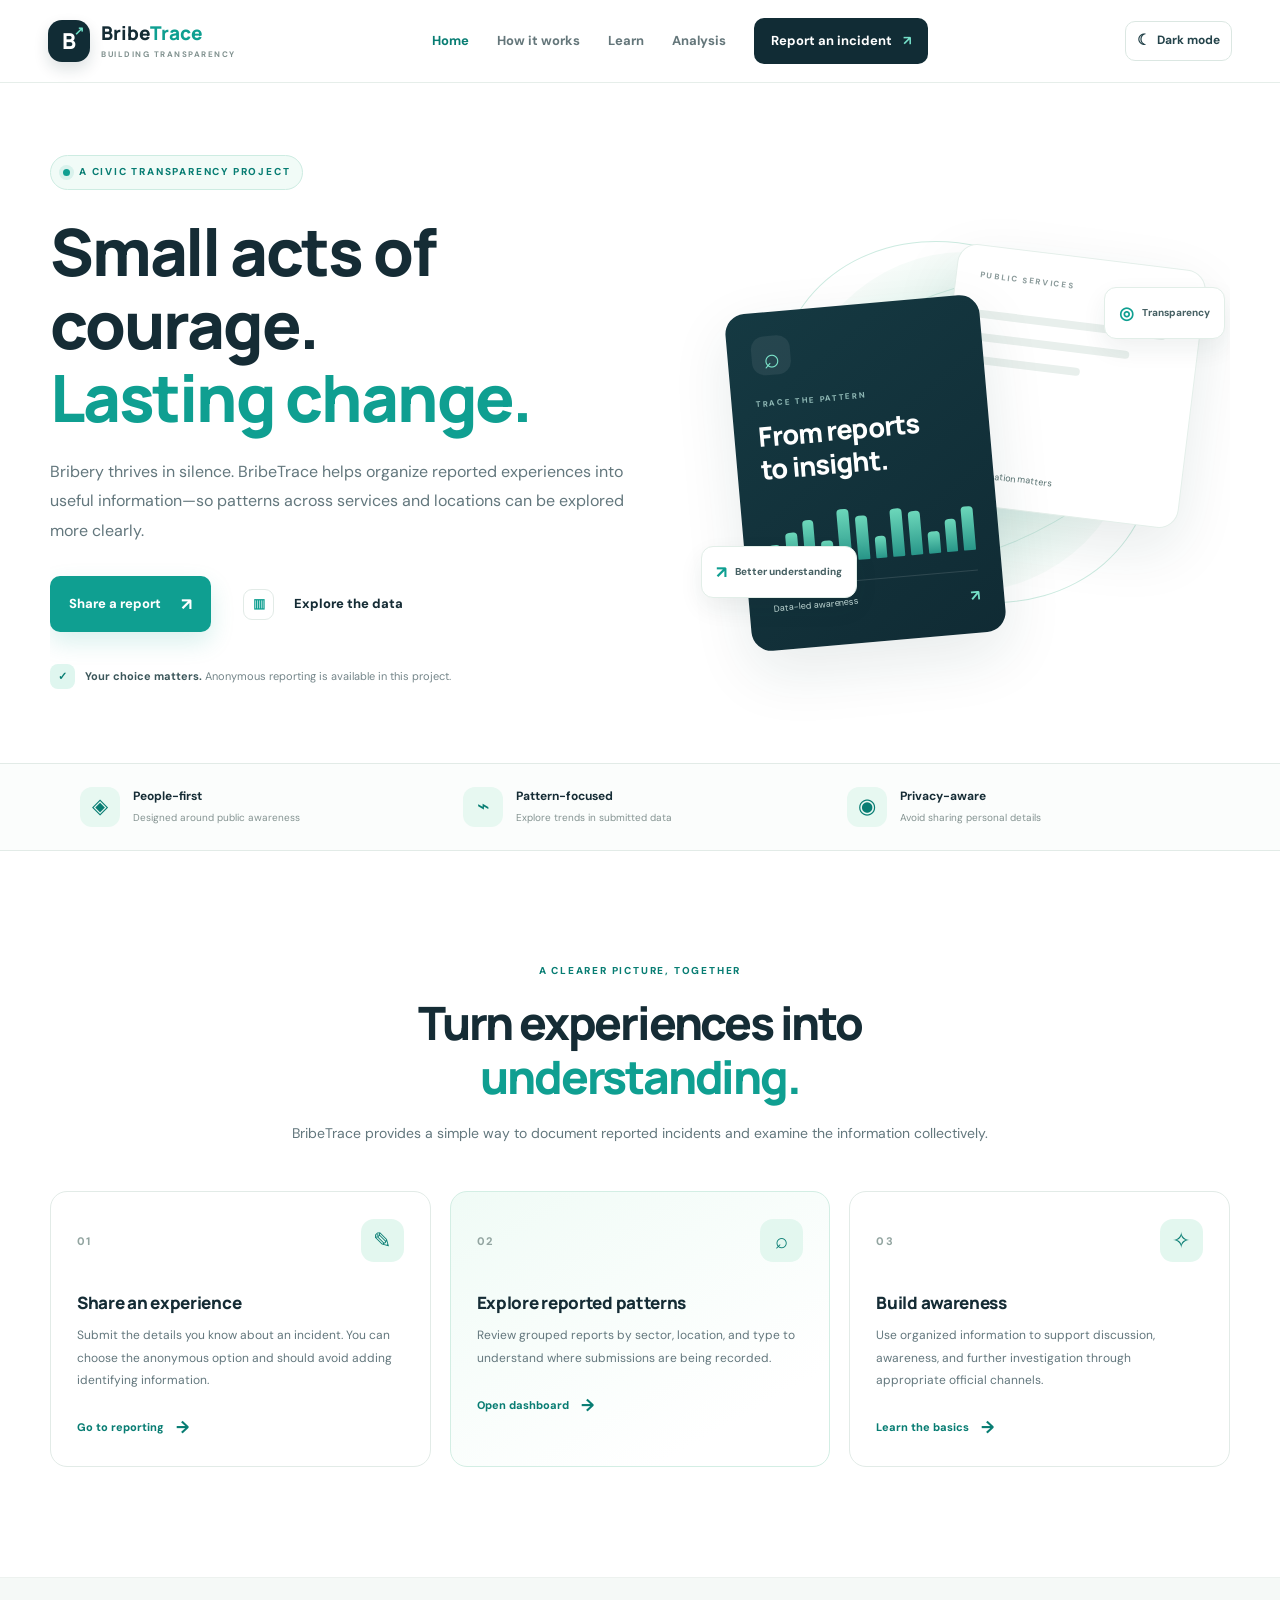
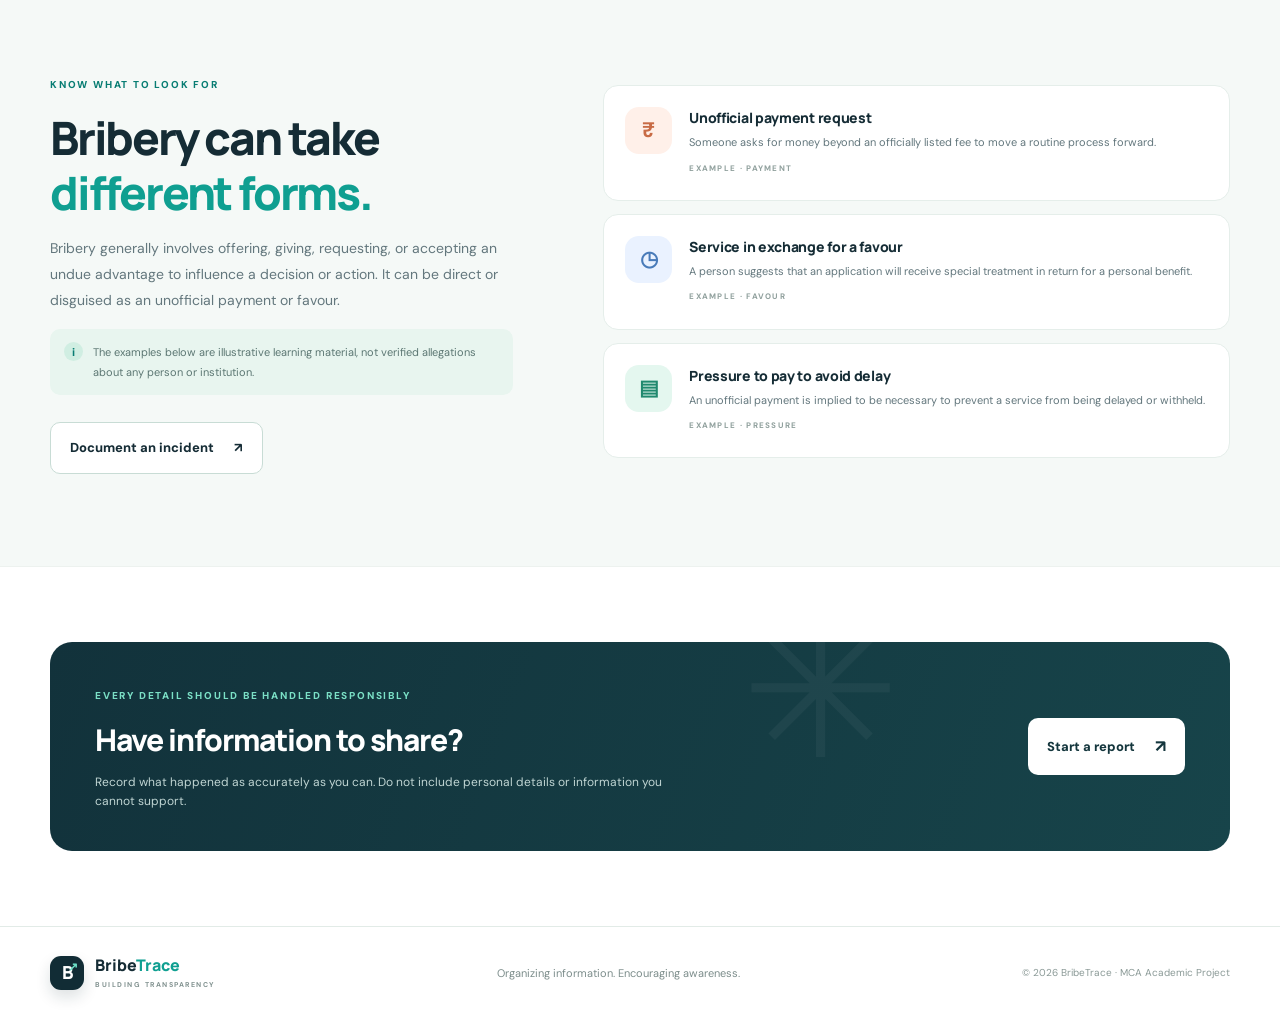
<file: src/main/resources/static/index.html>
<!DOCTYPE html>
<html lang="en">
<head>
    <meta charset="UTF-8">
    <meta name="viewport" content="width=device-width, initial-scale=1.0">
    <meta name="description" content="BribeTrace is an academic civic-transparency project for documenting reported bribery incidents and exploring patterns in submitted data.">
    <title>BribeTrace | Transparency, Made Visible</title>
    <link rel="preconnect" href="https://fonts.googleapis.com">
    <link rel="preconnect" href="https://fonts.gstatic.com" crossorigin>
    <link href="https://fonts.googleapis.com/css2?family=DM+Sans:wght@400;500;600;700&family=Manrope:wght@400;500;600;700;800&display=swap" rel="stylesheet">
    <link rel="stylesheet" href="style.css">
    <link rel="stylesheet" href="theme.css">
</head>
<body>
    <header class="site-header">
        <nav class="navbar" aria-label="Main navigation">
            <a class="brand" href="index.html" aria-label="BribeTrace home"><span class="brand-mark">B<span>↗</span></span><span>Bribe<span class="brand-accent">Trace</span><small>BUILDING TRANSPARENCY</small></span></a>
            <button class="menu-toggle" id="menuToggle" aria-label="Open navigation" aria-expanded="false">☰</button>
            <div class="nav-links" id="navLinks">
                <a class="active" href="#home">Home</a>
                <a href="#how-it-works">How it works</a>
                <a href="#learn">Learn</a>
                <a href="analysis.html">Analysis</a>
                <a class="nav-cta" href="report.html">Report an incident <span>↗</span></a>
            </div>
        </nav>
    </header>

    <main>
        <section class="hero section-wrap" id="home">
            <div class="hero-copy">
                <div class="eyebrow"><span class="eyebrow-dot"></span> A CIVIC TRANSPARENCY PROJECT</div>
                <h1>Small acts of courage.<br><span>Lasting change.</span></h1>
                <p class="hero-lead">Bribery thrives in silence. BribeTrace helps organize reported experiences into useful information—so patterns across services and locations can be explored more clearly.</p>
                <div class="hero-actions">
                    <a class="button button-primary" href="report.html">Share a report <span>↗</span></a>
                    <a class="button button-quiet" href="analysis.html"><span class="play-icon">▥</span> Explore the data</a>
                </div>
                <div class="hero-note"><span class="shield-icon">✓</span><span><strong>Your choice matters.</strong> Anonymous reporting is available in this project.</span></div>
            </div>
            <div class="hero-visual" aria-label="Illustration representing transparency and public accountability">
                <div class="visual-orbit orbit-one"></div><div class="visual-orbit orbit-two"></div>
                <div class="visual-glow"></div>
                <div class="visual-panel panel-back"><span class="panel-kicker">PUBLIC SERVICES</span><div class="mini-line long"></div><div class="mini-line"></div><div class="mini-line short"></div><div class="panel-status"><i></i> Information matters</div></div>
                <div class="visual-panel panel-front"><div class="visual-icon">⌕</div><span class="panel-kicker">TRACE THE PATTERN</span><h3>From reports<br>to insight.</h3><div class="visual-bars"><i></i><i></i><i></i><i></i><i></i><i></i><i></i><i></i><i></i><i></i><i></i><i></i></div><div class="visual-caption"><span>Data-led awareness</span><b>↗</b></div></div>
                <div class="floating-chip chip-top"><span>◎</span> Transparency</div><div class="floating-chip chip-bottom"><span>↗</span> Better understanding</div>
            </div>
        </section>

        <section class="trust-strip" aria-label="Project principles">
            <div><span class="trust-symbol">◈</span><span><strong>People-first</strong><small>Designed around public awareness</small></span></div>
            <div><span class="trust-symbol">⌁</span><span><strong>Pattern-focused</strong><small>Explore trends in submitted data</small></span></div>
            <div><span class="trust-symbol">◉</span><span><strong>Privacy-aware</strong><small>Avoid sharing personal details</small></span></div>
        </section>

        <section class="section-wrap process-section" id="how-it-works">
            <div class="section-heading"><span class="section-label">A CLEARER PICTURE, TOGETHER</span><h2>Turn experiences into <span>understanding.</span></h2><p>BribeTrace provides a simple way to document reported incidents and examine the information collectively.</p></div>
            <div class="process-grid">
                <article class="process-card"><div class="step-top"><span>01</span><span class="step-icon">✎</span></div><h3>Share an experience</h3><p>Submit the details you know about an incident. You can choose the anonymous option and should avoid adding identifying information.</p><a href="report.html" class="text-link">Go to reporting <span>→</span></a></article>
                <article class="process-card featured-card"><div class="step-top"><span>02</span><span class="step-icon">⌕</span></div><h3>Explore reported patterns</h3><p>Review grouped reports by sector, location, and type to understand where submissions are being recorded.</p><a href="analysis.html" class="text-link">Open dashboard <span>→</span></a></article>
                <article class="process-card"><div class="step-top"><span>03</span><span class="step-icon">✧</span></div><h3>Build awareness</h3><p>Use organized information to support discussion, awareness, and further investigation through appropriate official channels.</p><a href="#learn" class="text-link">Learn the basics <span>→</span></a></article>
            </div>
        </section>

        <section class="learn-section" id="learn">
            <div class="learn-layout section-wrap">
                <div class="learn-copy"><span class="section-label">KNOW WHAT TO LOOK FOR</span><h2>Bribery can take <span>different forms.</span></h2><p>Bribery generally involves offering, giving, requesting, or accepting an undue advantage to influence a decision or action. It can be direct or disguised as an unofficial payment or favour.</p><p class="learning-note"><span>i</span> The examples below are illustrative learning material, not verified allegations about any person or institution.</p><a class="button button-outline" href="report.html">Document an incident <span>↗</span></a></div>
                <div class="example-list">
                    <article class="example-card"><div class="example-icon icon-coral">₹</div><div><h3>Unofficial payment request</h3><p>Someone asks for money beyond an officially listed fee to move a routine process forward.</p><span class="example-tag">EXAMPLE · PAYMENT</span></div></article>
                    <article class="example-card"><div class="example-icon icon-blue">◷</div><div><h3>Service in exchange for a favour</h3><p>A person suggests that an application will receive special treatment in return for a personal benefit.</p><span class="example-tag">EXAMPLE · FAVOUR</span></div></article>
                    <article class="example-card"><div class="example-icon icon-green">▤</div><div><h3>Pressure to pay to avoid delay</h3><p>An unofficial payment is implied to be necessary to prevent a service from being delayed or withheld.</p><span class="example-tag">EXAMPLE · PRESSURE</span></div></article>
                </div>
            </div>
        </section>

        <section class="closing-cta section-wrap"><div class="cta-decoration">✳</div><div><span class="section-label">EVERY DETAIL SHOULD BE HANDLED RESPONSIBLY</span><h2>Have information to share?</h2><p>Record what happened as accurately as you can. Do not include personal details or information you cannot support.</p></div><a class="button button-light" href="report.html">Start a report <span>↗</span></a></section>
    </main>

    <footer class="site-footer"><a class="brand footer-brand" href="index.html"><span class="brand-mark">B<span>↗</span></span><span>Bribe<span class="brand-accent">Trace</span><small>BUILDING TRANSPARENCY</small></span></a><p>Organizing information. Encouraging awareness.</p><span class="footer-meta">© 2026 BribeTrace · MCA Academic Project</span></footer>
    <script src="theme.js"></script>
    <script>
        const menuToggle = document.getElementById('menuToggle');
        const navLinks = document.getElementById('navLinks');
        menuToggle.addEventListener('click', function () {
            const open = navLinks.classList.toggle('nav-open');
            menuToggle.setAttribute('aria-expanded', String(open));
            menuToggle.setAttribute('aria-label', open ? 'Close navigation' : 'Open navigation');
        });
        navLinks.querySelectorAll('a').forEach(function (link) {
            link.addEventListener('click', function () {
                navLinks.classList.remove('nav-open');
                menuToggle.setAttribute('aria-expanded', 'false');
            });
        });
    </script>
</body>
</html>
</file>
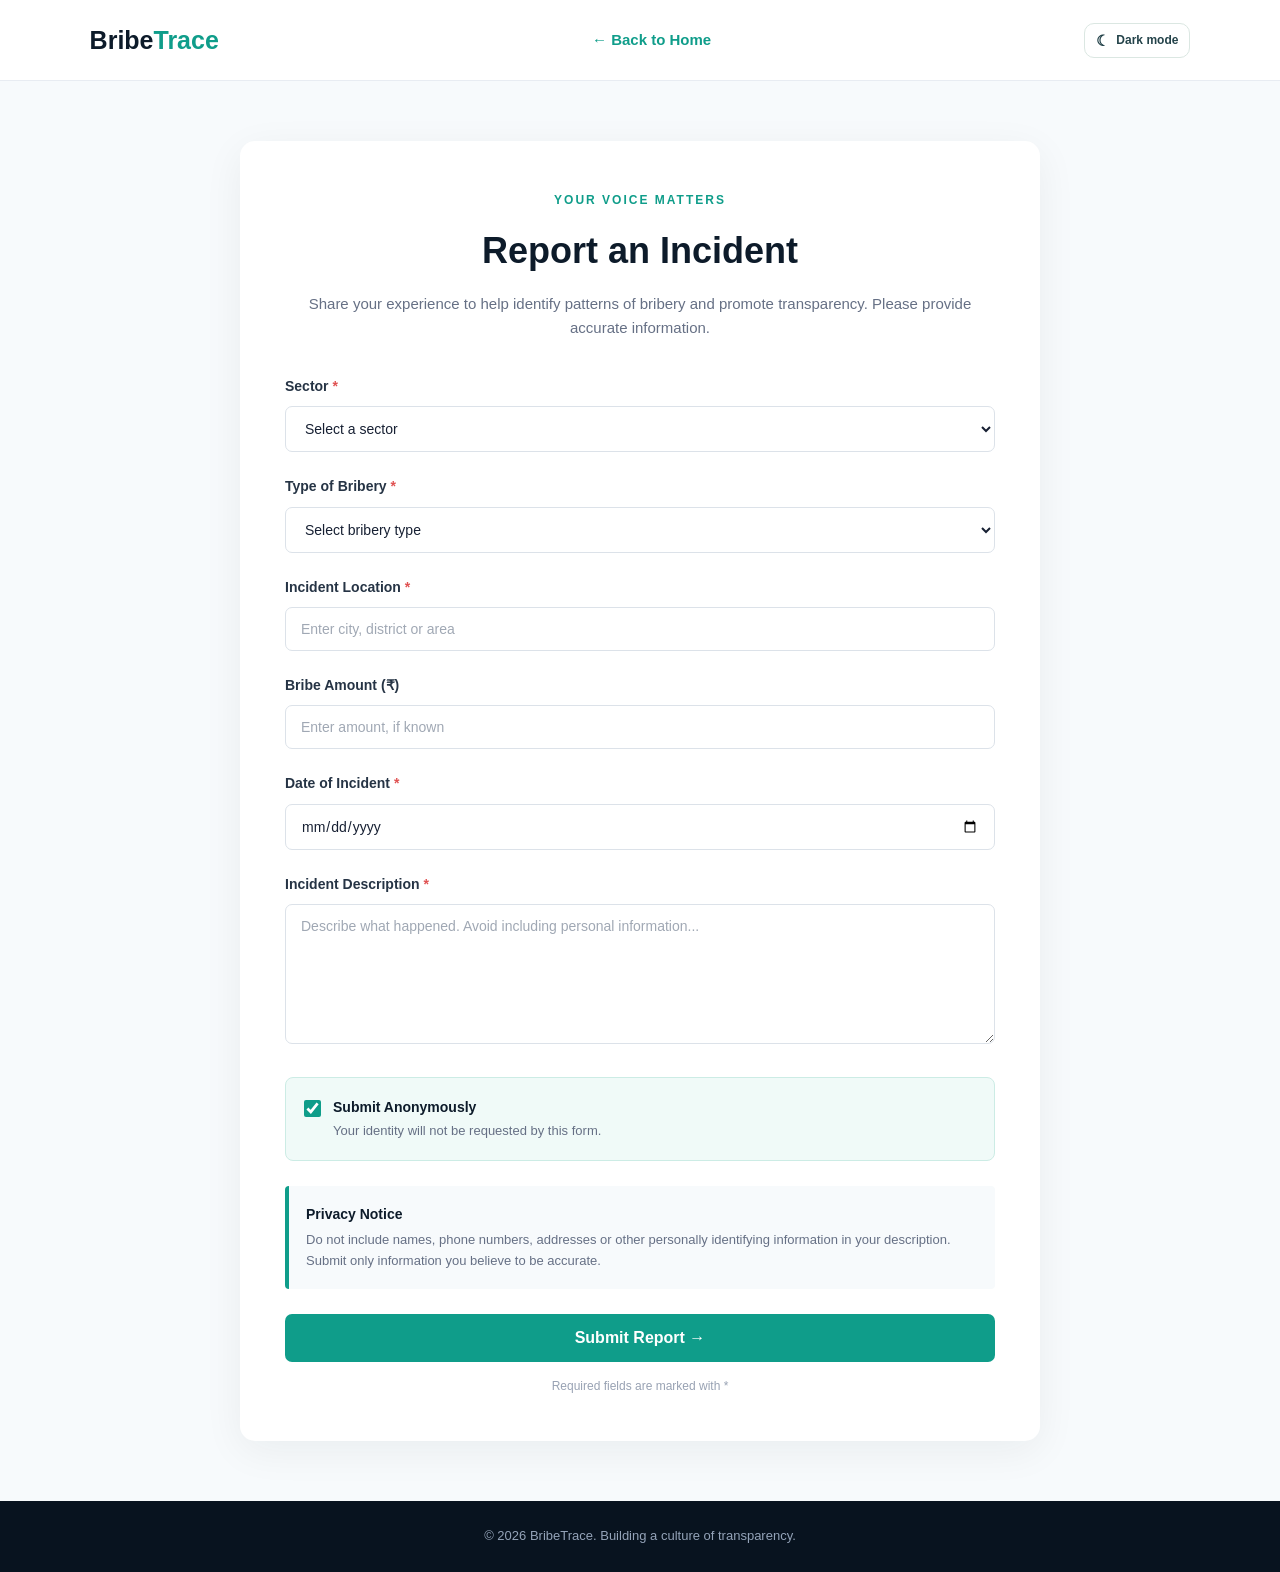
<file: src/main/resources/static/report.html>
<!DOCTYPE html>
<html lang="en">
<head>
    <meta charset="UTF-8">
    <meta name="viewport" content="width=device-width, initial-scale=1.0">
    <title>Report an Incident | BribeTrace</title>
    <link rel="stylesheet" href="report.css">
    <link rel="stylesheet" href="theme.css">
</head>
<body>

    <!-- Navigation -->
    <nav class="navbar">
        <a href="index.html" class="logo">Bribe<span>Trace</span></a>
        <a href="index.html" class="back-link">← Back to Home</a>
    </nav>

    <!-- Main Form Section -->
    <main class="report-container">

        <div class="form-heading">
            <span class="tag">YOUR VOICE MATTERS</span>
            <h1>Report an Incident</h1>
            <p>
                Share your experience to help identify patterns of bribery
                and promote transparency. Please provide accurate information.
            </p>
        </div>

        <form id="reportForm">

            <!-- Sector -->
            <div class="form-group">
                <label for="sector">Sector <span>*</span></label>
                <select id="sector" name="sector" required>
                    <option value="">Select a sector</option>
                    <option value="Government Office">Government Office</option>
                    <option value="Education">Education</option>
                    <option value="Healthcare">Healthcare</option>
                    <option value="Police">Police</option>
                    <option value="Transportation">Transportation</option>
                    <option value="Municipal Services">Municipal Services</option>
                    <option value="Other">Other</option>
                </select>
            </div>

            <!-- Bribe Type -->
            <div class="form-group">
                <label for="bribeType">Type of Bribery <span>*</span></label>
                <select id="bribeType" name="bribeType" required>
                    <option value="">Select bribery type</option>
                    <option value="Demanded">Bribe Demanded</option>
                    <option value="Paid">Bribe Paid</option>
                    <option value="Facilitated">Bribe Facilitated</option>
                    <option value="Other">Other</option>
                </select>
            </div>

            <!-- Location -->
            <div class="form-group">
                <label for="location">Incident Location <span>*</span></label>
                <input
                    type="text"
                    id="location"
                    name="location"
                    placeholder="Enter city, district or area"
                    maxlength="150"
                    required>
            </div>

            <!-- Amount -->
            <div class="form-group">
                <label for="amount">Bribe Amount (₹)</label>
                <input
                    type="number"
                    id="amount"
                    name="amount"
                    placeholder="Enter amount, if known"
                    min="0"
                    step="0.01">
            </div>

            <!-- Incident Date -->
            <div class="form-group">
                <label for="incidentDate">Date of Incident <span>*</span></label>
                <input
                    type="date"
                    id="incidentDate"
                    name="incidentDate"
                    required>
            </div>

            <!-- Description -->
            <div class="form-group">
                <label for="description">Incident Description <span>*</span></label>
                <textarea
                    id="description"
                    name="description"
                    rows="6"
                    placeholder="Describe what happened. Avoid including personal information..."
                    required></textarea>
            </div>

            <!-- Anonymous Option -->
            <div class="anonymous-box">
                <input
                    type="checkbox"
                    id="anonymous"
                    name="anonymous"
                    checked>

                <label for="anonymous">
                    <strong>Submit Anonymously</strong>
                    <small>
                        Your identity will not be requested by this form.
                    </small>
                </label>
            </div>

            <!-- Notice -->
            <div class="privacy-notice">
                <strong>Privacy Notice</strong>
                <p>
                    Do not include names, phone numbers, addresses or other
                    personally identifying information in your description.
                    Submit only information you believe to be accurate.
                </p>
            </div>

            <!-- Submit -->
            <button type="submit" class="submit-btn">
                Submit Report →
            </button>

            <p class="form-note">
                Required fields are marked with *
            </p>

        </form>

    </main>

    <!-- Footer -->
    <footer class="footer">
        <p>© 2026 BribeTrace. Building a culture of transparency.</p>
    </footer>
<script src="theme.js"></script>
<script src="report.js"></script>
</body>
</html>
</file>
<file: src/main/resources/static/style.css>
:root{--ink:#152c35;--muted:#63777d;--teal:#0f9f91;--teal-dark:#087d73;--mint:#dff6ef;--paper:#f7faf8;--line:#e2ebe7;--white:#fff;--navy:#112c35;--shadow:0 22px 60px rgba(20,54,57,.10)}
*{box-sizing:border-box;margin:0;padding:0}html{scroll-behavior:smooth;scroll-padding-top:100px}body{font-family:'DM Sans',Arial,sans-serif;color:var(--ink);background:var(--white);line-height:1.65;-webkit-font-smoothing:antialiased}a{color:inherit;text-decoration:none}button{font:inherit}.site-header{height:auto;position:sticky;top:0;z-index:100;background:rgba(255,255,255,.92);backdrop-filter:blur(16px);border-bottom:1px solid rgba(226,235,231,.85)}.navbar{max-width:1240px;margin:auto;min-height:82px;padding:14px 28px;display:flex;align-items:center;justify-content:space-between;gap:24px}.brand{display:inline-flex;align-items:center;gap:11px;font-family:Manrope,sans-serif;font-size:19px;font-weight:800;line-height:1.1;white-space:nowrap}.brand-mark{width:42px;height:42px;display:grid;place-items:center;position:relative;border-radius:14px;background:var(--navy);color:#fff;font-size:22px;box-shadow:0 7px 15px #112c3524}.brand-mark span{position:absolute;font-size:12px;color:#6ce0c7;right:6px;top:4px}.brand-accent{color:var(--teal)}.brand small{display:block;margin-top:5px;font:700 8px 'DM Sans',sans-serif;letter-spacing:1.5px;color:#80918f}.nav-links{display:flex;align-items:center;gap:28px}.nav-links>a{font-size:13px;font-weight:700;color:#64767a;transition:color .2s}.nav-links>a:hover,.nav-links>a.active{color:var(--teal-dark)}.nav-links .nav-cta{background:var(--navy);color:white;padding:12px 17px;border-radius:10px;transition:transform .2s,background .2s}.nav-cta:hover{background:var(--teal-dark)!important;transform:translateY(-2px)}.nav-cta span{margin-left:8px;color:#76e0ca}.menu-toggle{display:none;border:1px solid var(--line);background:white;border-radius:9px;padding:7px 11px;color:var(--ink);cursor:pointer}.section-wrap{width:min(1180px,calc(100% - 56px));margin-inline:auto}.hero{min-height:590px;padding-top:72px;padding-bottom:74px;display:grid;grid-template-columns:1.06fr .94fr;align-items:center;gap:54px;overflow:hidden}.eyebrow,.section-label{font-size:10px;letter-spacing:1.8px;font-weight:800;color:var(--teal-dark)}.eyebrow{display:inline-flex;align-items:center;gap:9px;padding:8px 12px;border:1px solid #cdece2;background:#f1fbf7;border-radius:100px;margin-bottom:25px}.eyebrow-dot{width:7px;height:7px;background:var(--teal);border-radius:50%;box-shadow:0 0 0 4px #0f9f911b}.hero h1,.section-heading h2,.learn-copy h2,.closing-cta h2{font-family:Manrope,sans-serif;letter-spacing:-2.2px;font-weight:800}.hero h1{font-size:clamp(42px,5.1vw,66px);line-height:1.12;margin-bottom:23px}.hero h1 span,.section-heading h2 span,.learn-copy h2 span{color:var(--teal)}.hero-lead{max-width:590px;font-size:16px;color:var(--muted);line-height:1.85}.hero-actions{display:flex;align-items:center;gap:13px;flex-wrap:wrap;margin-top:29px}.button{display:inline-flex;align-items:center;justify-content:center;gap:20px;padding:14px 19px;border-radius:10px;font-size:13px;font-weight:800;transition:transform .2s,box-shadow .2s,background .2s}.button:hover{transform:translateY(-2px)}.button-primary{background:var(--teal);color:white;box-shadow:0 10px 24px #0f9f9129}.button-primary:hover{background:var(--teal-dark);box-shadow:0 13px 28px #0f9f9138}.button-primary span,.button-light span{font-size:17px}.button-quiet{color:var(--ink);background:transparent}.button-quiet:hover{background:#eef8f4}.play-icon{display:grid;place-items:center;width:31px;height:31px;border:1px solid var(--line);border-radius:9px;color:var(--teal)}.hero-note{display:flex;align-items:center;gap:10px;margin-top:30px;color:#748589;font-size:11px}.hero-note strong{color:#3b565a}.shield-icon{display:grid;place-items:center;width:25px;height:25px;border-radius:8px;background:var(--mint);color:var(--teal-dark);font-weight:800}.hero-visual{position:relative;min-height:420px;display:grid;place-items:center;isolation:isolate}.visual-glow{position:absolute;width:340px;height:340px;border-radius:50%;background:radial-gradient(circle,#d9f7ec 0,#e8f8f2 48%,#f8fcfa 73%);z-index:-2}.visual-orbit{position:absolute;border:1px solid #cdebe1;border-radius:50%;transform:rotate(-23deg)}.orbit-one{width:440px;height:260px}.orbit-two{width:400px;height:340px;transform:rotate(36deg)}.visual-panel{position:absolute;border-radius:20px;box-shadow:var(--shadow)}.panel-back{width:250px;height:260px;right:7%;top:44px;background:#fff;border:1px solid #e4efea;padding:23px;transform:rotate(7deg)}.panel-kicker{display:block;font-size:8px;letter-spacing:1.7px;color:#8a9a9a;font-weight:800}.mini-line{height:8px;background:#e8efec;border-radius:20px;margin-top:15px;width:78%}.mini-line.long{width:95%;margin-top:28px}.mini-line.short{width:55%}.panel-status{position:absolute;bottom:22px;left:22px;font-size:9px;color:#536d6c;display:flex;align-items:center;gap:7px}.panel-status i{width:6px;height:6px;background:#26b78e;border-radius:50%}.panel-front{width:255px;min-height:300px;left:7%;top:92px;background:linear-gradient(145deg,#153942,#102b34);color:#fff;padding:24px;transform:rotate(-5deg)}.visual-icon{width:39px;height:39px;display:grid;place-items:center;border-radius:13px;background:#ffffff12;color:#7ce4ca;font-size:28px;margin-bottom:22px}.panel-front .panel-kicker{color:#8fb8b5}.panel-front h3{font:800 27px/1.2 Manrope,sans-serif;letter-spacing:-.8px;margin-top:10px}.visual-bars{height:58px;display:flex;align-items:end;gap:6px;margin-top:24px}.visual-bars i{flex:1;border-radius:4px 4px 1px 1px;background:linear-gradient(#71e0c1,#299b8d);height:var(--bar,45%);opacity:.95}.visual-bars i:nth-child(3n){--bar:75%}.visual-bars i:nth-child(3n + 1){--bar:38%}.visual-bars i:nth-child(3n + 2){--bar:57%}.visual-bars i:nth-child(5){--bar:90%}.visual-bars i:nth-child(8){--bar:82%}.visual-caption{border-top:1px solid #ffffff20;margin-top:20px;padding-top:13px;display:flex;justify-content:space-between;color:#c6ddda;font-size:9px}.visual-caption b{color:#75e0c7;font-size:15px}.floating-chip{position:absolute;z-index:3;display:flex;align-items:center;gap:8px;background:white;border:1px solid #e2eee8;box-shadow:0 10px 25px #173e3a12;border-radius:12px;padding:11px 14px;font-size:10px;font-weight:800;color:#466063}.floating-chip span{font-size:17px;color:var(--teal)}.chip-top{right:1%;top:75px}.chip-bottom{left:0;bottom:34px}.trust-strip{border-block:1px solid var(--line);background:#fbfdfc;padding:23px max(28px,calc((100% - 1120px)/2));display:grid;grid-template-columns:repeat(3,1fr);gap:30px}.trust-strip>div{display:flex;align-items:center;gap:13px}.trust-symbol{width:40px;height:40px;display:grid;place-items:center;border-radius:12px;background:#e7f8f1;color:var(--teal-dark);font-size:21px}.trust-strip strong,.trust-strip small{display:block}.trust-strip strong{font-size:12px}.trust-strip small{font-size:10px;color:#849391;margin-top:3px}.process-section{padding-top:105px;padding-bottom:110px}.section-heading{text-align:center;max-width:700px;margin:0 auto 45px}.section-heading h2,.learn-copy h2{font-size:clamp(32px,4vw,46px);line-height:1.18;margin:14px 0 16px}.section-heading p,.learn-copy>p{font-size:14px;color:var(--muted);line-height:1.85}.process-grid{display:grid;grid-template-columns:repeat(3,minmax(0,1fr));gap:19px}.process-card{border:1px solid var(--line);border-radius:17px;padding:27px 26px 25px;background:white;transition:transform .25s,box-shadow .25s,border-color .25s}.process-card:hover{transform:translateY(-5px);box-shadow:0 20px 40px #153e3710;border-color:#bfe7da}.featured-card{background:linear-gradient(150deg,#f0fbf6,#fff 80%);border-color:#d3eee4}.step-top{display:flex;align-items:center;justify-content:space-between;margin-bottom:29px}.step-top>span:first-child{font-size:11px;font-weight:800;letter-spacing:1.4px;color:#93a5a1}.step-icon{width:43px;height:43px;border-radius:13px;background:#e3f7ef;color:var(--teal-dark);display:grid;place-items:center;font-size:22px}.process-card h3,.example-card h3{font:800 17px Manrope,sans-serif;letter-spacing:-.3px;margin-bottom:10px}.process-card p,.example-card p{color:var(--muted);font-size:12px;line-height:1.85}.text-link{display:inline-flex;align-items:center;gap:12px;margin-top:22px;color:var(--teal-dark);font-size:11px;font-weight:800}.text-link span{font-size:17px;transition:transform .2s}.text-link:hover span{transform:translateX(4px)}.learn-section{background:#f5f9f7;border-block:1px solid #edf2ef}.learn-layout{padding-top:92px;padding-bottom:92px;display:grid;grid-template-columns:.85fr 1.15fr;gap:90px;align-items:center}.learn-copy h2{margin-top:15px}.learn-copy>p{margin-bottom:15px}.learning-note{padding:13px 14px;background:#e8f5ef;border-radius:10px;color:#5c7773!important;font-size:11px!important;display:flex;align-items:flex-start;gap:10px}.learning-note span{width:19px;height:19px;flex:0 0 19px;display:grid;place-items:center;border-radius:50%;background:#d0eee2;color:var(--teal-dark);font-weight:800}.button-outline{border:1px solid #c8dcd5;margin-top:12px;background:white}.button-outline:hover{border-color:var(--teal);color:var(--teal-dark)}.example-list{display:grid;gap:13px}.example-card{display:flex;gap:17px;align-items:flex-start;padding:21px;background:white;border:1px solid #e5eeea;border-radius:15px;transition:transform .2s,box-shadow .2s}.example-card:hover{transform:translateX(4px);box-shadow:0 12px 25px #173e370b}.example-icon{width:47px;height:47px;flex:0 0 47px;display:grid;place-items:center;border-radius:14px;font-size:21px;font-weight:800}.icon-coral{background:#fff0e9;color:#c86b45}.icon-blue{background:#eaf2ff;color:#497bb9}.icon-green{background:#e4f7ef;color:#21896f}.example-card h3{font-size:14px;margin:1px 0 5px}.example-card p{font-size:11px}.example-tag{display:inline-block;margin-top:9px;font-size:8px;letter-spacing:1.3px;font-weight:800;color:#91a19e}.closing-cta{margin-top:75px;margin-bottom:75px;padding:39px 45px;border-radius:22px;background:linear-gradient(110deg,#12323b,#17444a);color:#fff;display:flex;align-items:center;justify-content:space-between;gap:25px;position:relative;overflow:hidden}.cta-decoration{position:absolute;right:28%;top:-44px;color:#ffffff0b;font-size:190px;line-height:1}.closing-cta>div:nth-child(2){position:relative;z-index:1}.closing-cta .section-label{color:#7be0c6}.closing-cta h2{font-size:30px;letter-spacing:-1px;margin:8px 0}.closing-cta p{font-size:12px;color:#c0d5d3;max-width:600px}.button-light{position:relative;z-index:1;white-space:nowrap;background:#fff;color:#14363d}.button-light:hover{background:#dff8ee}.site-footer{border-top:1px solid var(--line);padding:29px max(28px,calc((100% - 1180px)/2));display:flex;align-items:center;justify-content:space-between;gap:20px;flex-wrap:wrap}.footer-brand{font-size:16px}.footer-brand .brand-mark{width:34px;height:34px;border-radius:11px;font-size:18px}.footer-brand small{font-size:7px}.site-footer>p{font-size:11px;color:#7c8d8b}.footer-meta{font-size:10px;color:#8a9996}
@media(max-width:900px){.navbar{min-height:74px}.nav-links{gap:17px}.nav-links>a{font-size:12px}.hero{gap:20px;grid-template-columns:1fr .85fr;padding-top:60px}.hero-visual{transform:scale(.9)}.hero h1{font-size:49px}.learn-layout{gap:40px}.trust-strip{padding-inline:28px}}@media(max-width:700px){.navbar{padding:12px 20px}.menu-toggle{display:block}.nav-links{display:none;position:absolute;top:73px;left:0;right:0;background:white;padding:18px 22px 22px;border-bottom:1px solid var(--line);box-shadow:0 15px 25px #12332c0d;align-items:stretch;gap:0;flex-direction:column}.nav-links.nav-open{display:flex}.nav-links>a{padding:12px 5px;font-size:14px}.nav-links .nav-cta{margin-top:9px;text-align:center;padding:13px}.section-wrap{width:calc(100% - 40px)}.hero{grid-template-columns:1fr;padding-top:52px;padding-bottom:44px;gap:8px}.hero h1{font-size:clamp(40px,10vw,57px);letter-spacing:-1.8px}.hero-lead{font-size:14px}.hero-visual{min-height:360px;transform:scale(.9);margin-inline:-20px}.panel-back{right:7%;top:34px}.panel-front{left:7%;top:76px}.chip-top{right:0;top:52px}.chip-bottom{left:0;bottom:22px}.trust-strip{grid-template-columns:1fr;gap:15px;padding:23px 24px}.trust-strip small{font-size:11px}.process-section{padding-top:70px;padding-bottom:75px}.section-heading{margin-bottom:30px}.section-heading h2,.learn-copy h2{font-size:34px;letter-spacing:-1.4px}.process-grid{grid-template-columns:1fr}.process-card{padding:24px}.step-top{margin-bottom:18px}.learn-layout{grid-template-columns:1fr;gap:32px;padding-top:70px;padding-bottom:70px}.closing-cta{width:calc(100% - 40px);margin-top:42px;margin-bottom:42px;padding:29px 24px;align-items:flex-start;flex-direction:column}.closing-cta h2{font-size:27px}.closing-cta p{font-size:12px}.site-footer{padding:26px 20px;flex-direction:column;align-items:flex-start;gap:14px}.footer-meta{font-size:10px}}@media(prefers-reduced-motion:reduce){*,*::before,*::after{scroll-behavior:auto!important;transition:none!important;animation:none!important}}
</file>
<file: src/main/resources/static/theme.css>
/* Shared theme toggle and dark-theme tokens across BribeTrace pages. */
.theme-toggle{display:inline-flex;align-items:center;justify-content:center;gap:7px;border:1px solid var(--theme-border,#dbe7e2);background:var(--theme-button-bg,#fff);color:var(--theme-text,#24434a);border-radius:10px;padding:9px 11px;font-size:12px;font-weight:700;cursor:pointer;white-space:nowrap;transition:background .2s,border-color .2s}.theme-toggle:hover{border-color:#0f9f91}.theme-toggle:focus-visible{outline:3px solid #0f9f9166;outline-offset:3px}.theme-toggle .theme-icon{font-size:15px;line-height:1}
html[data-theme="dark"]{color-scheme:dark;--theme-page:#101d23;--theme-surface:#17272e;--theme-card:#1b3037;--theme-text:#e6f0ed;--theme-muted:#a3b7b4;--theme-border:#2c454b;--theme-button-bg:#1b3037}
html[data-theme="dark"] body{background:var(--theme-page);color:var(--theme-text)}
html[data-theme="dark"] .site-header,html[data-theme="dark"] .nav-links{background:rgba(16,29,35,.96);border-color:var(--theme-border)}
html[data-theme="dark"] .brand,html[data-theme="dark"] .hero h1,html[data-theme="dark"] .section-heading h2,html[data-theme="dark"] .learn-copy h2,html[data-theme="dark"] .process-card h3,html[data-theme="dark"] .example-card h3{color:var(--theme-text)}
html[data-theme="dark"] .hero{background:var(--theme-page)}html[data-theme="dark"] .hero-lead,html[data-theme="dark"] .section-heading p,html[data-theme="dark"] .process-card p,html[data-theme="dark"] .learn-copy>p,html[data-theme="dark"] .example-card p{color:var(--theme-muted)}
html[data-theme="dark"] .eyebrow{background:#183a38;border-color:#28514b;color:#75dec4}html[data-theme="dark"] .button-quiet{color:var(--theme-text)}html[data-theme="dark"] .button-quiet:hover{background:#203b40}html[data-theme="dark"] .trust-strip,html[data-theme="dark"] .learn-section{background:#14242a;border-color:var(--theme-border)}html[data-theme="dark"] .process-card,html[data-theme="dark"] .example-card,html[data-theme="dark"] .panel-back,html[data-theme="dark"] .floating-chip{background:var(--theme-card);border-color:var(--theme-border);color:var(--theme-text)}html[data-theme="dark"] .featured-card{background:#19342f;border-color:#2d514a}html[data-theme="dark"] .learning-note{background:#1c3935;color:#bfd7d0!important}html[data-theme="dark"] .button-outline{background:var(--theme-card);border-color:var(--theme-border);color:var(--theme-text)}html[data-theme="dark"] .site-footer{border-color:var(--theme-border)}html[data-theme="dark"] .site-footer>p,html[data-theme="dark"] .footer-meta{color:#9ab0ac}html[data-theme="dark"] .menu-toggle{background:var(--theme-card);color:var(--theme-text);border-color:var(--theme-border)}html[data-theme="dark"] .panel-back .mini-line{background:#2d464b}html[data-theme="dark"] .panel-status{color:#b4ceca}html[data-theme="dark"] .theme-toggle{--theme-border:#365158;--theme-button-bg:#1b3037;--theme-text:#e6f0ed}
/* Existing report form */
html[data-theme="dark"] .report-container,html[data-theme="dark"] .form-heading,html[data-theme="dark"] #reportForm{color:var(--theme-text)}html[data-theme="dark"] .navbar{background:var(--theme-surface);border-color:var(--theme-border)}html[data-theme="dark"] .navbar .logo,html[data-theme="dark"] .form-heading h1,html[data-theme="dark"] #reportForm label{color:var(--theme-text)}html[data-theme="dark"] .form-heading p,html[data-theme="dark"] .form-note{color:var(--theme-muted)}html[data-theme="dark"] .report-container{background:var(--theme-page)}html[data-theme="dark"] .form-group input,html[data-theme="dark"] .form-group select,html[data-theme="dark"] .form-group textarea{background:var(--theme-card);border-color:var(--theme-border);color:var(--theme-text)}html[data-theme="dark"] .anonymous-box,html[data-theme="dark"] .privacy-notice{background:var(--theme-surface);border-color:var(--theme-border);color:var(--theme-text)}html[data-theme="dark"] .anonymous-box small,html[data-theme="dark"] .privacy-notice p{color:var(--theme-muted)}html[data-theme="dark"] .footer{background:#0b171c;color:#b5c7c4}
/* Existing analysis dashboard */
html[data-theme="dark"] body{color:var(--theme-text)}html[data-theme="dark"] header{background:#132a31;color:var(--theme-text)}html[data-theme="dark"] main .intro h2,html[data-theme="dark"] .analysis-card h3{color:var(--theme-text)}html[data-theme="dark"] .intro p,html[data-theme="dark"] .summary h3,html[data-theme="dark"] .message{color:var(--theme-muted)}html[data-theme="dark"] .summary,html[data-theme="dark"] .analysis-card{background:var(--theme-card);border-color:var(--theme-border);color:var(--theme-text)}html[data-theme="dark"] .analysis-card li{border-color:var(--theme-border)}html[data-theme="dark"] footer{background:#0b171c;color:#c3d7d3}
@media(max-width:700px){.theme-toggle{padding:8px 10px}.site-header .theme-toggle{margin:8px 0 0}}
</file>
<file: src/main/resources/static/report.css>
/* =========================
   BribeTrace - Report Form
   ========================= */

* {
    margin: 0;
    padding: 0;
    box-sizing: border-box;
}

html {
    scroll-behavior: smooth;
}

body {
    font-family: Arial, Helvetica, sans-serif;
    background: #f7fafc;
    color: #172033;
    line-height: 1.6;
}

/* Navigation */

.navbar {
    width: 100%;
    padding: 20px 7%;
    display: flex;
    justify-content: space-between;
    align-items: center;
    background: #ffffff;
    border-bottom: 1px solid #e8ecf2;
}

.logo {
    font-size: 25px;
    font-weight: 700;
    color: #0d1b2a;
    text-decoration: none;
}

.logo span {
    color: #0f9d8a;
}

.back-link {
    text-decoration: none;
    color: #0f9d8a;
    font-size: 15px;
    font-weight: 600;
}

.back-link:hover {
    color: #087c6d;
}

/* Main Container */

.report-container {
    max-width: 800px;
    margin: 60px auto;
    padding: 45px;
    background: #ffffff;
    border-radius: 15px;
    box-shadow: 0 10px 40px rgba(13, 27, 42, 0.06);
}

/* Heading */

.form-heading {
    text-align: center;
    margin-bottom: 35px;
}

.tag {
    display: inline-block;
    color: #0f9d8a;
    font-size: 12px;
    font-weight: 700;
    letter-spacing: 2px;
    margin-bottom: 12px;
}

.form-heading h1 {
    font-size: 36px;
    color: #0d1b2a;
    margin-bottom: 12px;
}

.form-heading p {
    color: #667085;
    font-size: 15px;
}

/* Form Groups */

.form-group {
    margin-bottom: 23px;
}

.form-group label {
    display: block;
    margin-bottom: 9px;
    color: #263445;
    font-size: 14px;
    font-weight: 600;
}

.form-group label span {
    color: #e05252;
}

/* Input Fields */

.form-group input,
.form-group select,
.form-group textarea {
    width: 100%;
    padding: 13px 15px;
    border: 1px solid #dce2e9;
    border-radius: 7px;
    background: #ffffff;
    color: #172033;
    font-family: inherit;
    font-size: 14px;
    outline: none;
    transition: 0.3s;
}

.form-group input:focus,
.form-group select:focus,
.form-group textarea:focus {
    border-color: #0f9d8a;
    box-shadow: 0 0 0 3px rgba(15, 157, 138, 0.1);
}

.form-group input::placeholder,
.form-group textarea::placeholder {
    color: #a0a8b4;
}

.form-group textarea {
    resize: vertical;
    min-height: 140px;
}

/* Anonymous Option */

.anonymous-box {
    display: flex;
    align-items: flex-start;
    gap: 12px;
    padding: 18px;
    margin: 25px 0;
    background: #f0faf8;
    border: 1px solid #ccece5;
    border-radius: 8px;
}

.anonymous-box input {
    width: 17px;
    height: 17px;
    margin-top: 4px;
    accent-color: #0f9d8a;
    cursor: pointer;
}

.anonymous-box label {
    cursor: pointer;
}

.anonymous-box strong {
    display: block;
    color: #0d1b2a;
    font-size: 14px;
}

.anonymous-box small {
    display: block;
    color: #667085;
    font-size: 13px;
    margin-top: 3px;
}

/* Privacy Notice */

.privacy-notice {
    padding: 17px;
    background: #f7fafc;
    border-left: 4px solid #0f9d8a;
    margin-bottom: 25px;
    border-radius: 4px;
}

.privacy-notice strong {
    display: block;
    color: #0d1b2a;
    font-size: 14px;
    margin-bottom: 5px;
}

.privacy-notice p {
    color: #667085;
    font-size: 13px;
}

/* Submit Button */

.submit-btn {
    width: 100%;
    padding: 15px;
    border: none;
    border-radius: 7px;
    background: #0f9d8a;
    color: #ffffff;
    font-size: 16px;
    font-weight: 600;
    cursor: pointer;
    transition: 0.3s;
}

.submit-btn:hover {
    background: #087c6d;
    transform: translateY(-2px);
}

/* Form Note */

.form-note {
    text-align: center;
    color: #98a2b3;
    font-size: 12px;
    margin-top: 15px;
}

/* Footer */

.footer {
    padding: 25px 7%;
    background: #08131f;
    color: #94a3b8;
    text-align: center;
    font-size: 13px;
}

/* Responsive Design */

@media (max-width: 850px) {

    .report-container {
        margin: 35px 20px;
        padding: 30px;
    }
}

@media (max-width: 550px) {

    .navbar {
        padding: 18px 5%;
    }

    .logo {
        font-size: 21px;
    }

    .back-link {
        font-size: 13px;
    }

    .report-container {
        margin: 20px 12px;
        padding: 23px 18px;
    }

    .form-heading h1 {
        font-size: 28px;
    }
}
</file>
